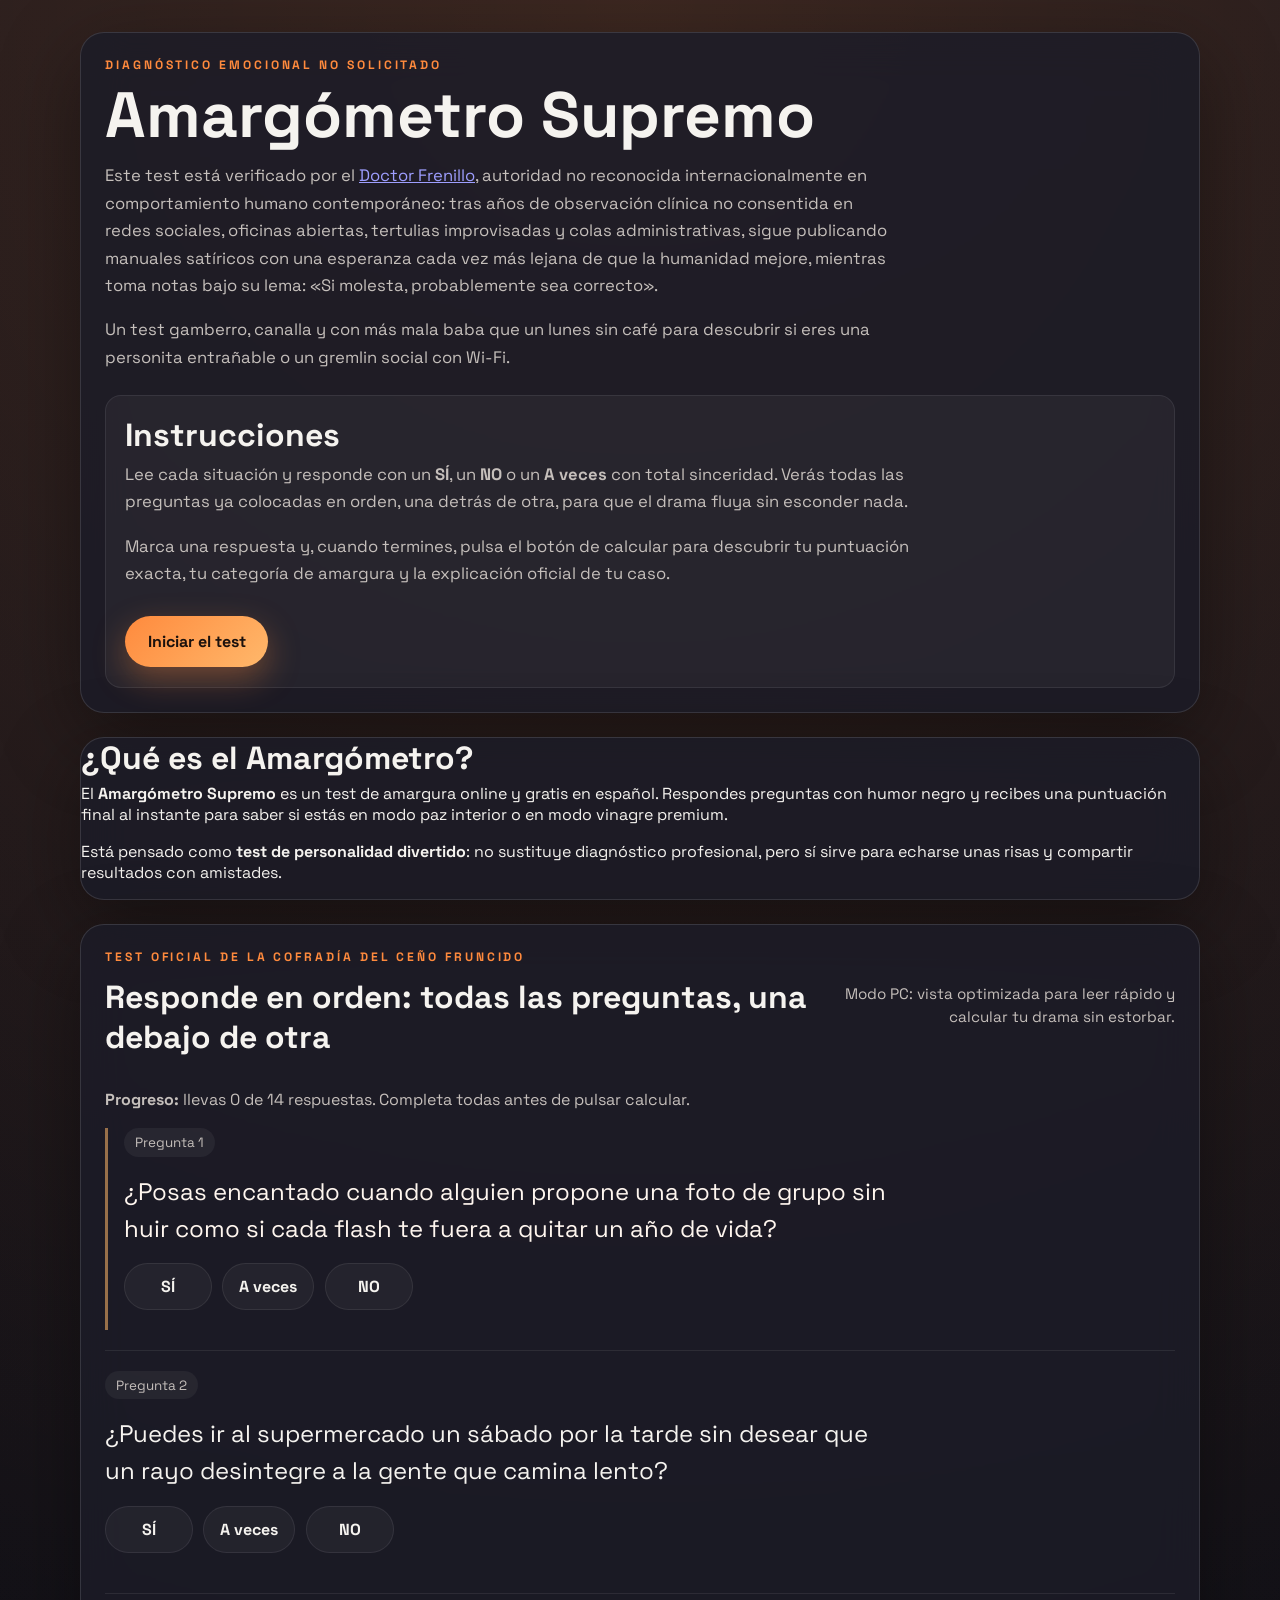
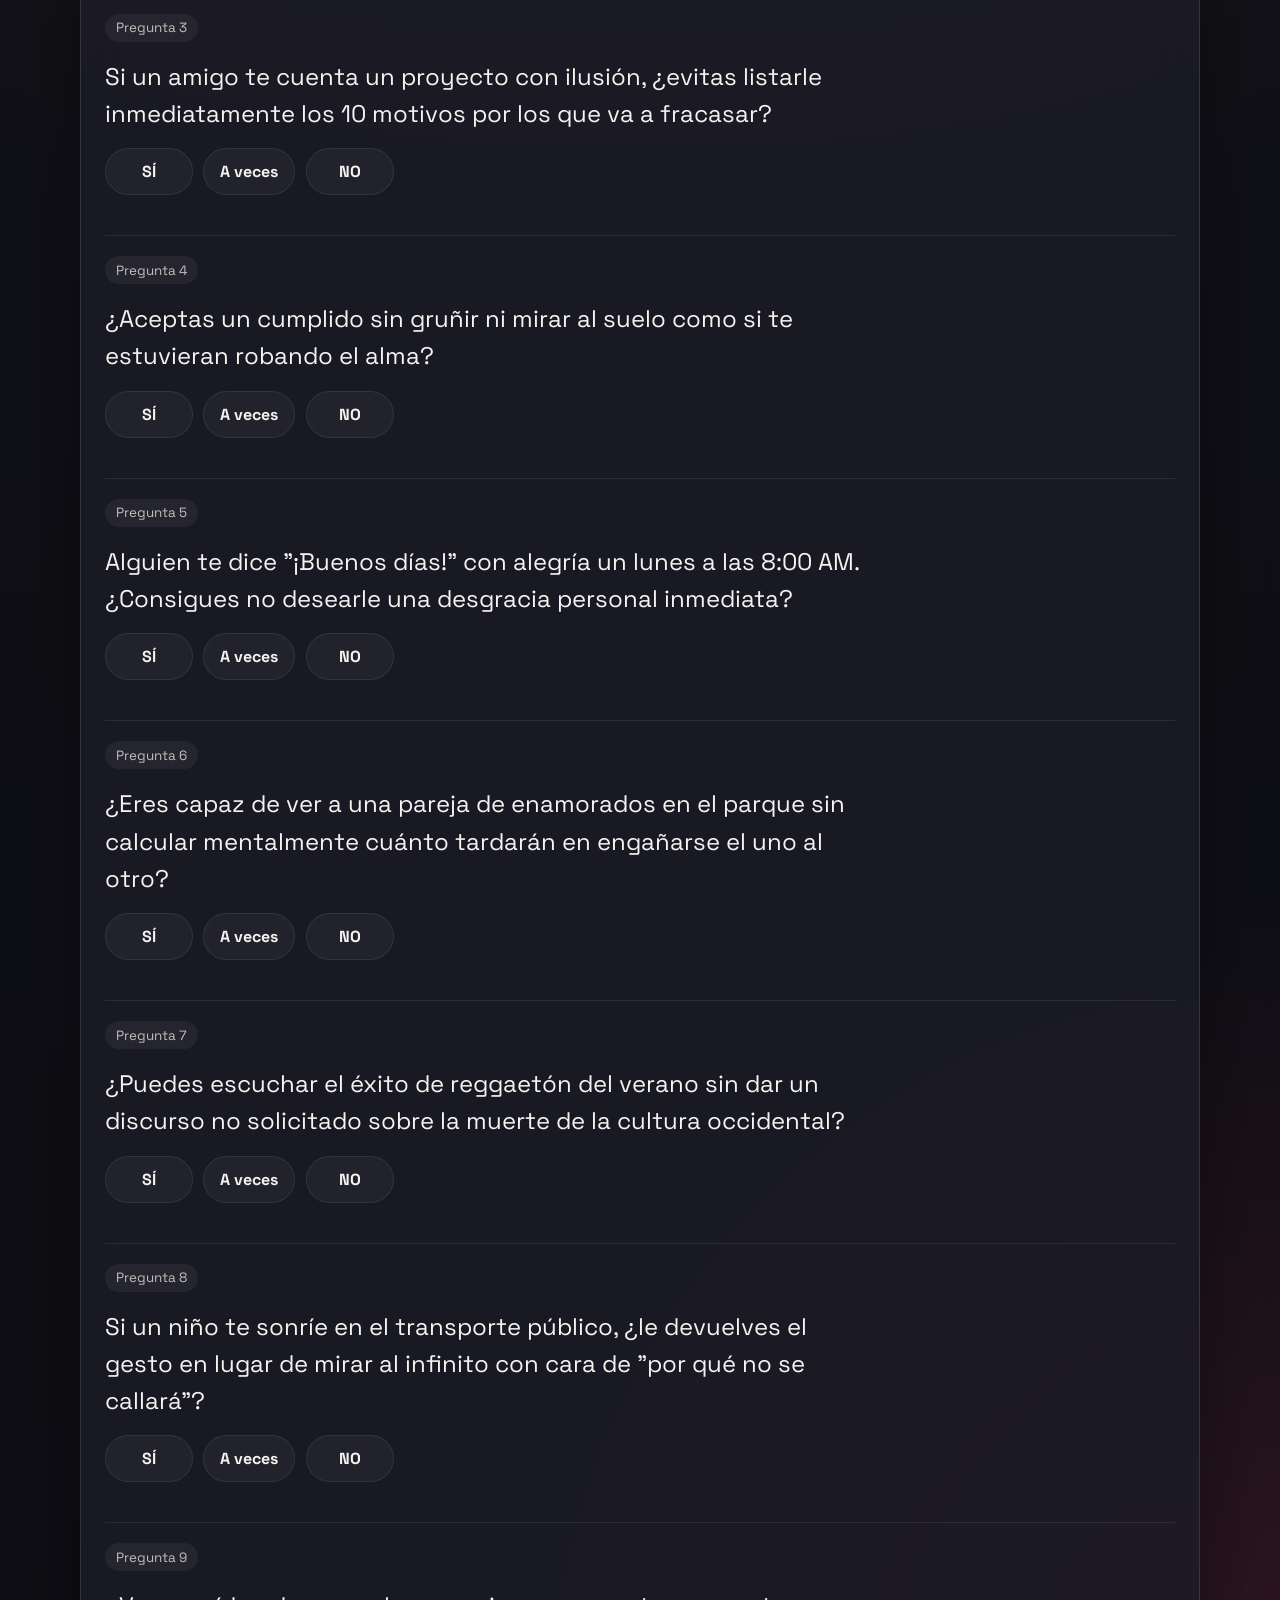
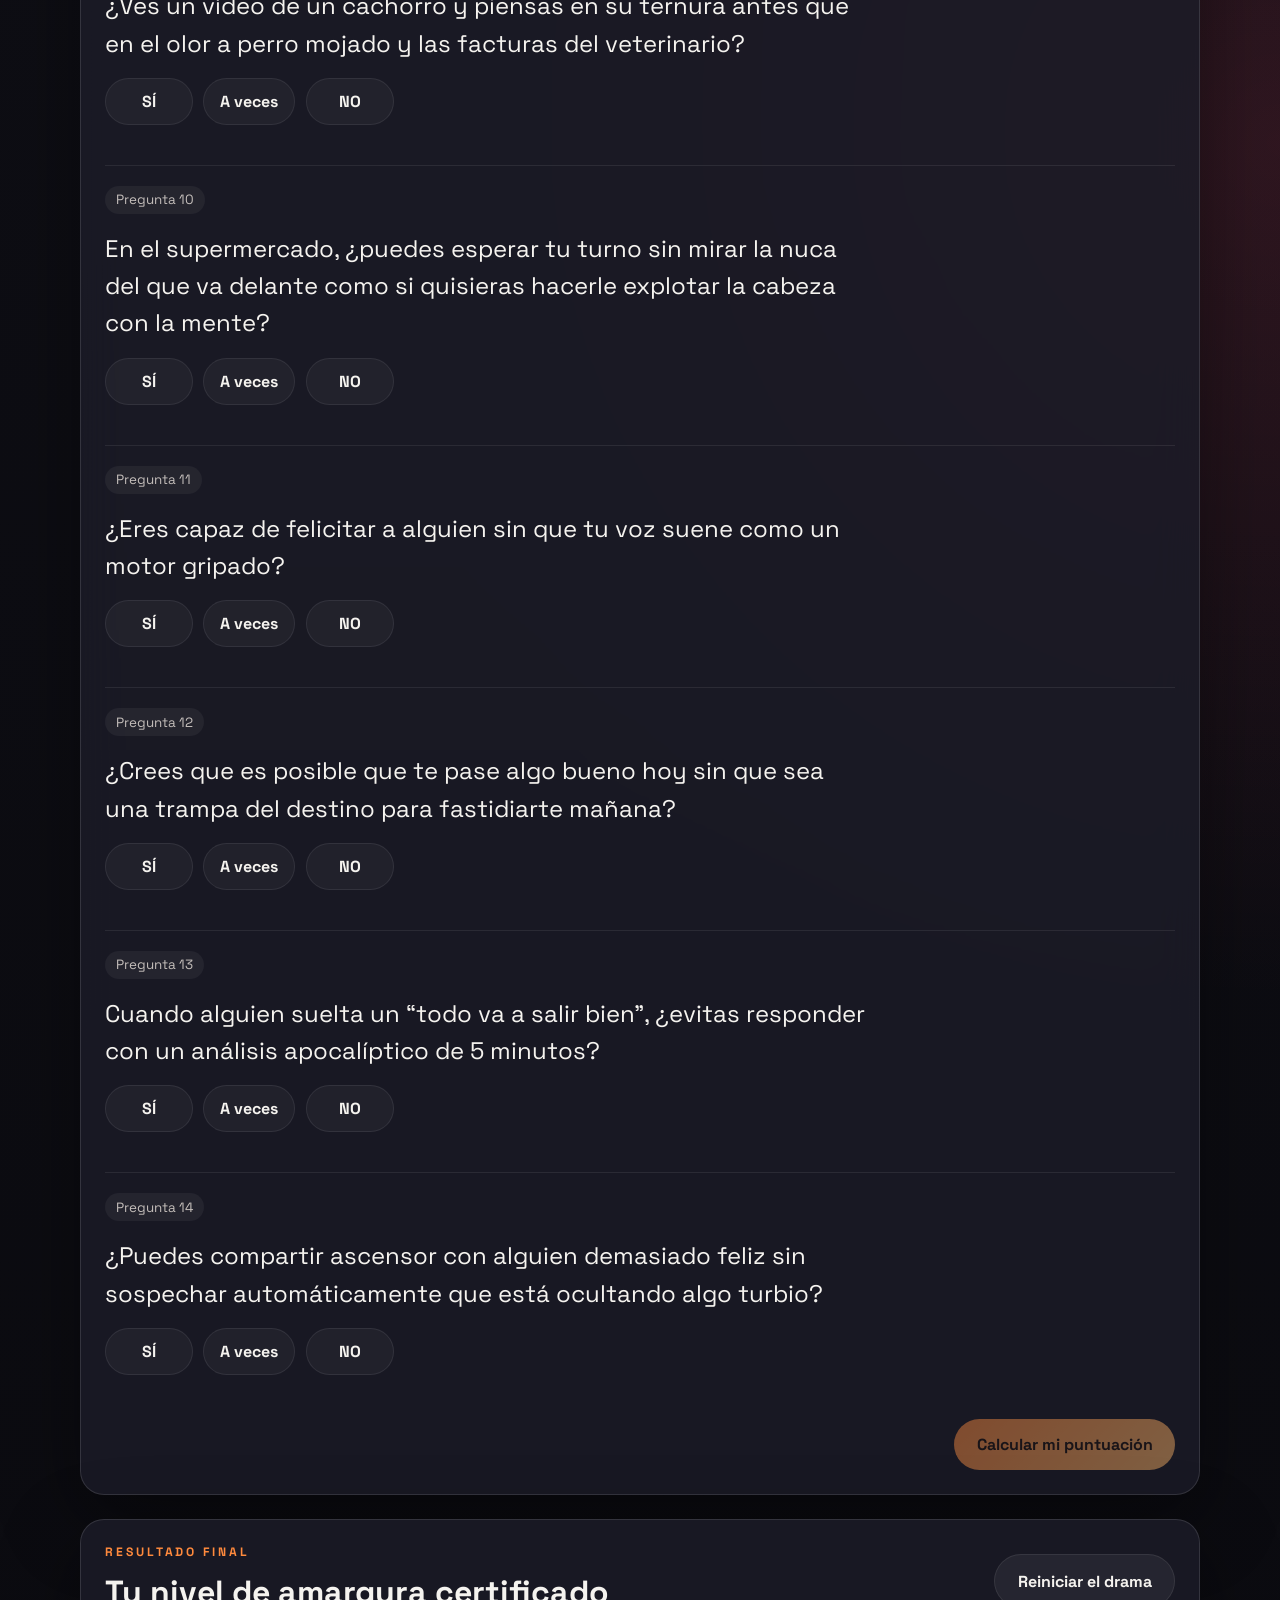
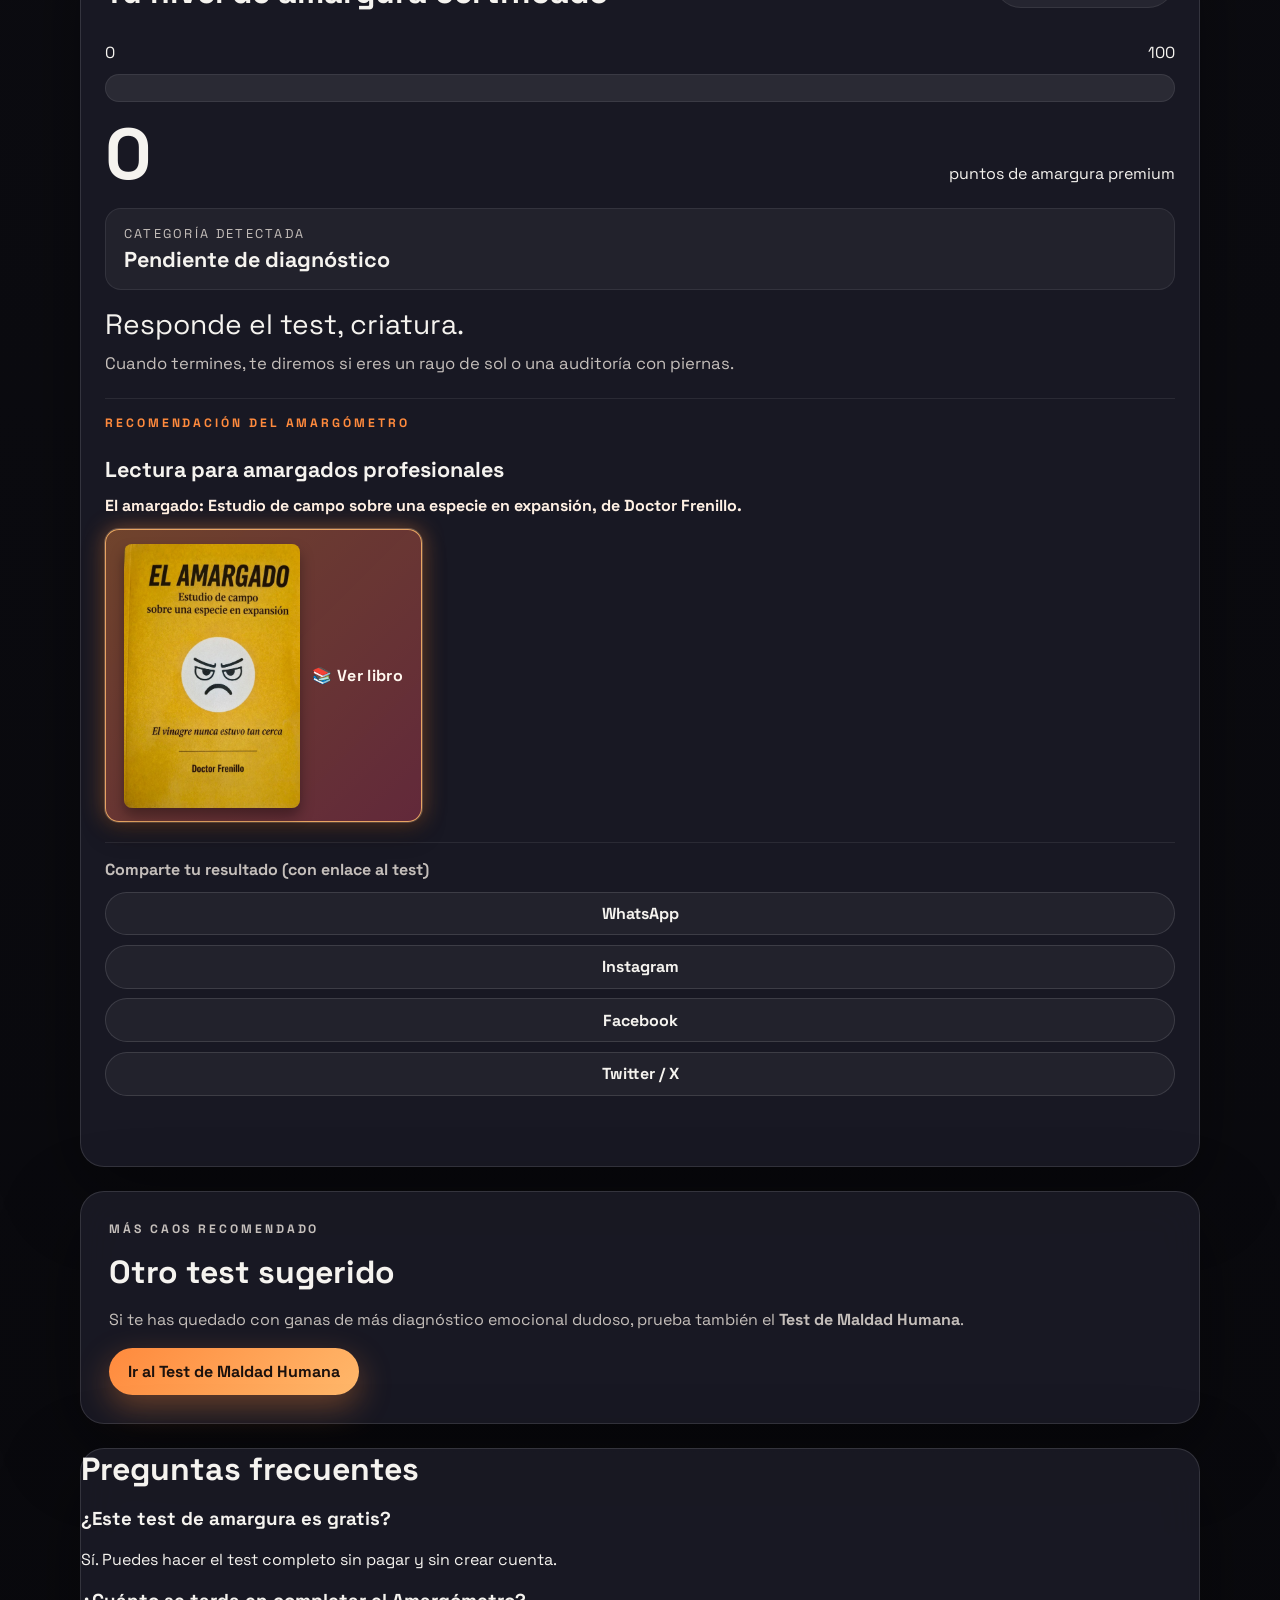
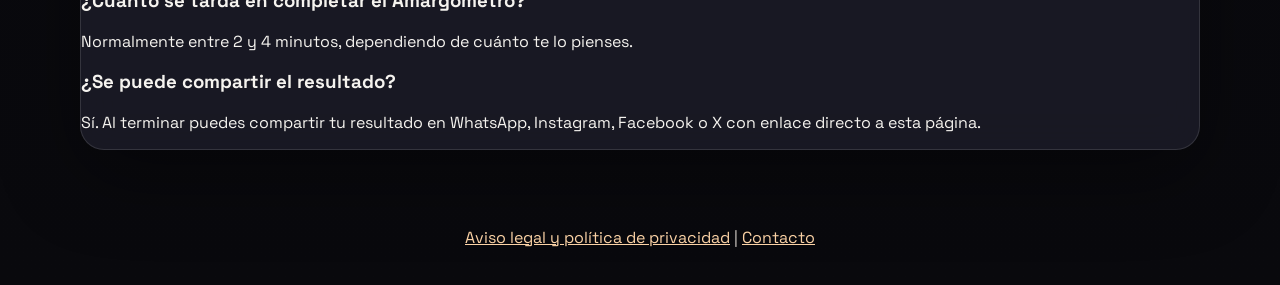
<file: index.html>
<!doctype html>
<html lang="es">
  <head>
    <meta charset="UTF-8" />
    <meta name="viewport" content="width=device-width, initial-scale=1.0" />
    <title>Amargómetro Supremo | Test gratis de amargura online</title>
    <meta
      name="description"
      content="Descubre tu nivel de amargura con el Amargómetro Supremo: test online gratis, rápido y en español con resultado al instante para compartir."
    />
    <meta
      name="keywords"
      content="amargómetro, test de amargura, test de personalidad divertido, test online gratis, test en español"
    />
    <meta name="robots" content="index, follow, max-image-preview:large" />
    <meta name="author" content="Amargómetro Supremo" />
    <meta name="theme-color" content="#15121f" />
    <link rel="canonical" href="https://elamargometro.com/" />
    <link rel="alternate" hreflang="es" href="https://elamargometro.com/" />

    <meta property="og:type" content="website" />
    <meta property="og:locale" content="es_ES" />
    <meta property="og:site_name" content="Amargómetro Supremo" />
    <meta property="og:title" content="Amargómetro Supremo | Test gratis de amargura online" />
    <meta
      property="og:description"
      content="Haz el test de amargura más canalla de Internet y obtén tu puntuación al instante."
    />
    <meta property="og:url" content="https://elamargometro.com/" />
    <meta property="og:image" content="https://elamargometro.com/images/amargado.jpeg" />
    <meta property="og:image:alt" content="Portada del Amargómetro Supremo" />

    <meta name="twitter:card" content="summary_large_image" />
    <meta name="twitter:title" content="Amargómetro Supremo | Test gratis de amargura online" />
    <meta
      name="twitter:description"
      content="Mide tu nivel de amargura en minutos y comparte el resultado con tus amistades."
    />
    <meta name="twitter:image" content="https://elamargometro.com/images/amargado.jpeg" />
    <meta name="twitter:image:alt" content="Portada del Amargómetro Supremo" />
    <link rel="preconnect" href="https://fonts.googleapis.com" />
    <link rel="preconnect" href="https://fonts.gstatic.com" crossorigin />
    <link
      href="https://fonts.googleapis.com/css2?family=Space+Grotesk:wght@400;500;700&display=swap"
      rel="stylesheet"
    />
    <!-- Actualiza el parámetro v en cada despliegue para forzar carga de la versión nueva -->
    <link rel="stylesheet" href="styles.css" />

    <script type="application/ld+json">
      {
        "@context": "https://schema.org",
        "@graph": [
          {
            "@type": "WebSite",
            "name": "Amargómetro Supremo",
            "url": "https://elamargometro.com/",
            "inLanguage": "es",
            "description": "Test online para medir el nivel de amargura con resultado inmediato.",
            "potentialAction": {
              "@type": "SearchAction",
              "target": "https://elamargometro.com/?q={search_term_string}",
              "query-input": "required name=search_term_string"
            }
          },
          {
            "@type": "Organization",
            "name": "Amargómetro Supremo",
            "url": "https://elamargometro.com/",
            "logo": "https://elamargometro.com/images/amargado.jpeg",
            "sameAs": [
              "https://elamargometro.com/"
            ]
          },
          {
            "@type": "WebPage",
            "name": "Amargómetro Supremo",
            "url": "https://elamargometro.com/",
            "isPartOf": {
              "@type": "WebSite",
              "url": "https://elamargometro.com/"
            },
            "primaryImageOfPage": {
              "@type": "ImageObject",
              "url": "https://elamargometro.com/images/amargado.jpeg"
            },
            "description": "Test gratis en español para conocer tu puntuación de amargura y compartirla."
          },
          {
            "@type": "FAQPage",
            "mainEntity": [
              {
                "@type": "Question",
                "name": "¿El Amargómetro es gratis?",
                "acceptedAnswer": {
                  "@type": "Answer",
                  "text": "Sí, el test de amargura es completamente gratis y se puede hacer online sin registro."
                }
              },
              {
                "@type": "Question",
                "name": "¿Cuánto tarda el test?",
                "acceptedAnswer": {
                  "@type": "Answer",
                  "text": "La mayoría de personas lo completan en 2 a 4 minutos y reciben su resultado al instante."
                }
              },
              {
                "@type": "Question",
                "name": "¿Puedo compartir mi resultado?",
                "acceptedAnswer": {
                  "@type": "Answer",
                  "text": "Sí, al finalizar podrás compartir tu puntuación en redes sociales junto con un enlace al test."
                }
              }
            ]
          }
        ]
      }
    </script>
  </head>
  <body>
    <div class="noise"></div>
    <main class="layout">
      <section class="hero card">
        <p class="eyebrow">Diagnóstico emocional no solicitado</p>
        <h1>Amargómetro Supremo</h1>
        <p class="lead">
          Este test está verificado por el
          <a href="https://www.amazon.es/stores/Doctor-Frenillo/author/B0GVRCPN54" target="_blank" rel="noopener noreferrer">Doctor Frenillo</a>,
          autoridad no reconocida internacionalmente en comportamiento humano contemporáneo: tras años de observación clínica no consentida en redes sociales, oficinas abiertas, tertulias improvisadas y colas administrativas, sigue publicando manuales satíricos con una esperanza cada vez más lejana de que la humanidad mejore, mientras toma notas bajo su lema: «Si molesta, probablemente sea correcto».
        </p>
        <p class="lead">
          Un test gamberro, canalla y con más mala baba que un lunes sin café para descubrir
          si eres una personita entrañable o un gremlin social con Wi‑Fi.
        </p>

        <div class="instructions">
          <h2>Instrucciones</h2>
          <p>
            Lee cada situación y responde con un <strong>SÍ</strong>, un <strong>NO</strong> o un
            <strong>A veces</strong> con total sinceridad. Verás todas las preguntas ya colocadas en orden, una detrás de otra, para que el drama fluya sin esconder nada.
          </p>
          <p>
            Marca una respuesta y, cuando termines, pulsa el botón de calcular para descubrir tu puntuación exacta, tu categoría de amargura y la explicación oficial de tu caso.
          </p>
          <button id="start-test" class="primary-btn" type="button">Iniciar el test</button>
        </div>
      </section>

      <section class="card" aria-label="Qué es el Amargómetro">
        <h2>¿Qué es el Amargómetro?</h2>
        <p>
          El <strong>Amargómetro Supremo</strong> es un test de amargura online y gratis en español.
          Respondes preguntas con humor negro y recibes una puntuación final al instante para saber
          si estás en modo paz interior o en modo vinagre premium.
        </p>
        <p>
          Está pensado como <strong>test de personalidad divertido</strong>: no sustituye diagnóstico
          profesional, pero sí sirve para echarse unas risas y compartir resultados con amistades.
        </p>
      </section>

      <section class="quiz card">
        <div class="quiz-header">
          <div>
            <p class="eyebrow">Test oficial de la cofradía del ceño fruncido</p>
            <h2>Responde en orden: todas las preguntas, una debajo de otra</h2>
          </div>
          <p id="device-hint" class="device-hint" aria-live="polite"></p>
        </div>

        <p id="quiz-status" class="quiz-status">
          Pulsa <strong>Iniciar el test</strong> para saltar a la primera pregunta. Las verás todas en orden justo debajo.
        </p>
        <p id="random-banner" class="random-banner" role="alert" hidden>
          ⚠️ <strong>Dictamen oficial:</strong> has respondido más rápido que un bot con prisa. Huele bastante a respuestas a boleo… y con orgullo.
        </p>
        <form id="amargometro-form" class="questions"></form>
        <div class="quiz-actions">
          <div id="fast-warning" class="fast-warning" role="alert" hidden>
            <p class="fast-warning-title">⚠️ Respondiste demasiado rápido</p>
            <p class="fast-warning-text">
              No vamos a calcular la puntuación esta vez. Si quieres conocer tu resultado real, repite el test con más calma.
            </p>
          </div>
          <button id="submit-test" class="primary-btn" type="button" disabled>
            Calcular mi puntuación amarga
          </button>
        </div>
      </section>


      <section class="result card" aria-live="polite">
        <div class="result-header">
          <div>
            <p class="eyebrow">Resultado final</p>
            <h2>Tu nivel de amargura certificado</h2>
          </div>
          <button id="reset-test" class="ghost-btn">Reiniciar el drama</button>
        </div>

        <div class="meter-wrap">
          <div class="meter-meta">
            <span>0</span>
            <span id="meter-max">0</span>
          </div>
          <div class="meter-track" role="img" aria-label="Barra del amargómetro">
            <div id="meter-bar" class="meter-bar"></div>
          </div>
        </div>

        <div class="scoreline">
          <strong id="score-value">0</strong>
          <span>puntos de amargura premium</span>
        </div>

        <div class="result-category">
          <span class="result-category-label">Categoría detectada</span>
          <strong id="result-category-name" class="result-category-name">Pendiente de diagnóstico</strong>
        </div>

        <p id="result-title" class="result-title">Responde el test, criatura.</p>
        <p id="result-description" class="result-description">
          Cuando termines, te diremos si eres un rayo de sol o una auditoría con piernas.
        </p>

        <section id="result-book" class="affiliate-section" aria-label="Libro recomendado" hidden>
          <p class="eyebrow">Recomendación del amargómetro</p>
          <h3>Lectura para amargados profesionales</h3>
          <p class="affiliate-copy">
            El amargado: Estudio de campo sobre una especie en expansión, de Doctor Frenillo.
          </p>
          <a
            href="https://www.amazon.es/El-amargado-Estudio-especie-expansi%C3%B3n-ebook/dp/B0CWGFH5RV?&linkCode=ll2&tag=vcastellar-21&linkId=8126cd18f1d9d6b8b5d60591b5cc28c6&ref_=as_li_ss_tl"
            target="_blank"
            rel="noopener noreferrer"
            class="affiliate-product-link affiliate-product-link--book"
            aria-label="Ver el libro recomendado"
          >
            <img
              src="images/amargado.jpeg"
              alt="Portada de El amargado, de Doctor Frenillo"
              class="affiliate-product-cover"
              loading="lazy"
              decoding="async"
            />
            <span>📚 Ver libro</span>
          </a>
        </section>

        <div class="share-wrap" aria-label="Compartir resultado">
          <p class="share-title">Comparte tu resultado (con enlace al test)</p>
          <div class="share-buttons" role="group" aria-label="Botones de compartir">
            <button class="share-btn" type="button" data-platform="whatsapp">WhatsApp</button>
            <button class="share-btn" type="button" data-platform="instagram">Instagram</button>
            <button class="share-btn" type="button" data-platform="facebook">Facebook</button>
            <button class="share-btn" type="button" data-platform="twitter">Twitter / X</button>
          </div>
          <p id="share-status" class="share-status" aria-live="polite"></p>
        </div>
      </section>

      <section class="extra-tests card" aria-label="Más tests recomendados">
        <p class="eyebrow">Más caos recomendado</p>
        <h2>Otro test sugerido</h2>
        <p>
          Si te has quedado con ganas de más diagnóstico emocional dudoso, prueba también
          el <strong>Test de Maldad Humana</strong>.
        </p>
        <a
          class="extra-test-link"
          href="https://testmalignidadhumana.com"
          target="_blank"
          rel="noopener noreferrer"
        >
          Ir al Test de Maldad Humana
        </a>
      </section>

      <section class="card" aria-label="Preguntas frecuentes">
        <h2>Preguntas frecuentes</h2>
        <h3>¿Este test de amargura es gratis?</h3>
        <p>Sí. Puedes hacer el test completo sin pagar y sin crear cuenta.</p>
        <h3>¿Cuánto se tarda en completar el Amargómetro?</h3>
        <p>Normalmente entre 2 y 4 minutos, dependiendo de cuánto te lo pienses.</p>
        <h3>¿Se puede compartir el resultado?</h3>
        <p>
          Sí. Al terminar puedes compartir tu resultado en WhatsApp, Instagram, Facebook o X con
          enlace directo a esta página.
        </p>
      </section>

    </main>
    <footer class="site-footer">
      <p>
        <a href="/legal.html">Aviso legal y política de privacidad</a> |
        <a href="mailto:vic.sebastia@outlook.es">Contacto</a>
      </p>
    </footer>

    <div id="fast-modal" class="modal-backdrop" role="dialog" aria-modal="true" aria-labelledby="fast-modal-title" hidden>
      <section class="modal-card">
        <h3 id="fast-modal-title">⚠️ Has respondido demasiado rápido</h3>
        <p>
          Hemos detectado respuestas en modo turbo. Para evitar resultados a boleo, esta vez
          <strong>no vamos a calcular tu puntuación</strong>.
        </p>
        <p>Repite el test con más calma y vuelve a pulsar <strong>Calcular puntuación</strong>.</p>
        <button id="fast-modal-close" class="primary-btn" type="button">Entendido</button>
      </section>
    </div>

    <template id="question-template">
      <article class="question-card">
        <div class="question-top">
          <span class="question-tag"></span>
        </div>
        <p class="question-text"></p>
        <div class="options">
          <label class="option-pill">
            <input type="radio" value="sí" />
            <span>SÍ</span>
          </label>
          <label class="option-pill">
            <input type="radio" value="a_veces" />
            <span>A veces</span>
          </label>
          <label class="option-pill">
            <input type="radio" value="no" />
            <span>NO</span>
          </label>
        </div>
      </article>
    </template>

    <script src="script.js"></script>
  </body>
</html>
</file>
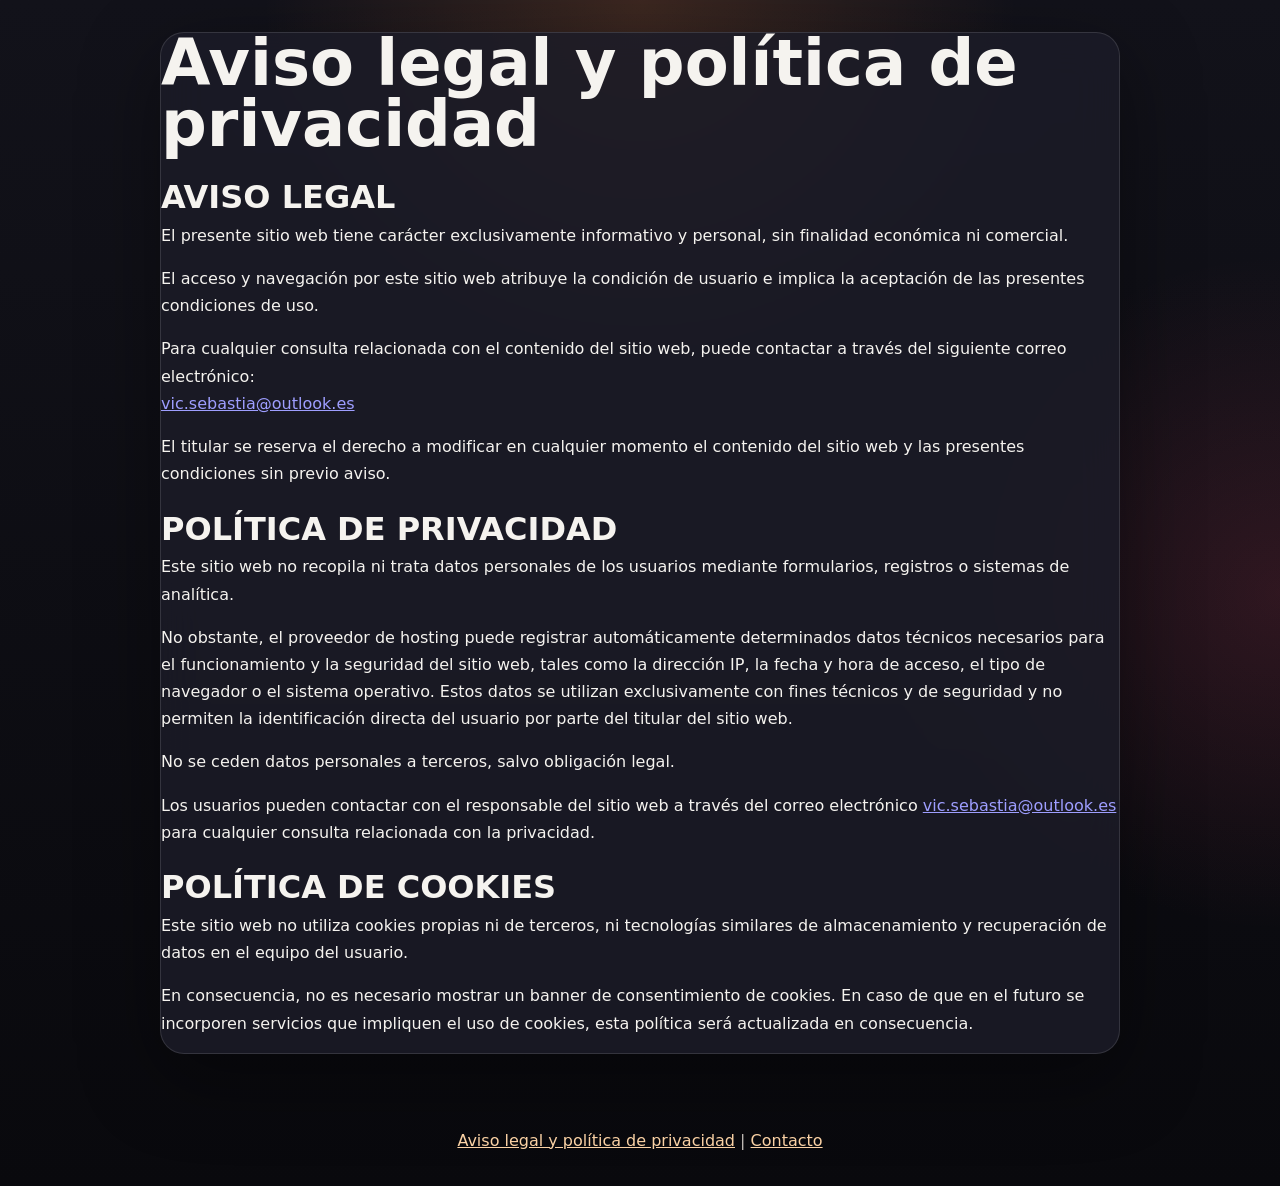
<file: legal.html>
<!doctype html>
<html lang="es">
  <head>
    <meta charset="UTF-8" />
    <meta name="viewport" content="width=device-width, initial-scale=1.0" />
    <title>Aviso legal y política de privacidad | Amargómetro Supremo</title>
    <meta
      name="description"
      content="Aviso legal, política de privacidad y política de cookies del sitio web Amargómetro Supremo."
    />
    <link rel="canonical" href="https://elamargometro.com/legal.html" />
    <link rel="stylesheet" href="styles.css" />
  </head>
  <body>
    <div class="noise"></div>
    <main class="layout legal-layout">
      <section class="card legal-card" aria-label="Aviso legal">
        <h1>Aviso legal y política de privacidad</h1>

        <h2>AVISO LEGAL</h2>
        <p>
          El presente sitio web tiene carácter exclusivamente informativo y personal, sin finalidad
          económica ni comercial.
        </p>
        <p>
          El acceso y navegación por este sitio web atribuye la condición de usuario e implica la
          aceptación de las presentes condiciones de uso.
        </p>
        <p>
          Para cualquier consulta relacionada con el contenido del sitio web, puede contactar a través
          del siguiente correo electrónico:<br />
          <a href="mailto:vic.sebastia@outlook.es">vic.sebastia@outlook.es</a>
        </p>
        <p>
          El titular se reserva el derecho a modificar en cualquier momento el contenido del sitio web y
          las presentes condiciones sin previo aviso.
        </p>

        <h2>POLÍTICA DE PRIVACIDAD</h2>
        <p>
          Este sitio web no recopila ni trata datos personales de los usuarios mediante formularios,
          registros o sistemas de analítica.
        </p>
        <p>
          No obstante, el proveedor de hosting puede registrar automáticamente determinados datos técnicos
          necesarios para el funcionamiento y la seguridad del sitio web, tales como la dirección IP, la
          fecha y hora de acceso, el tipo de navegador o el sistema operativo. Estos datos se utilizan
          exclusivamente con fines técnicos y de seguridad y no permiten la identificación directa del
          usuario por parte del titular del sitio web.
        </p>
        <p>No se ceden datos personales a terceros, salvo obligación legal.</p>
        <p>
          Los usuarios pueden contactar con el responsable del sitio web a través del correo electrónico
          <a href="mailto:vic.sebastia@outlook.es">vic.sebastia@outlook.es</a> para cualquier consulta
          relacionada con la privacidad.
        </p>

        <h2>POLÍTICA DE COOKIES</h2>
        <p>
          Este sitio web no utiliza cookies propias ni de terceros, ni tecnologías similares de
          almacenamiento y recuperación de datos en el equipo del usuario.
        </p>
        <p>
          En consecuencia, no es necesario mostrar un banner de consentimiento de cookies. En caso de que
          en el futuro se incorporen servicios que impliquen el uso de cookies, esta política será
          actualizada en consecuencia.
        </p>
      </section>
    </main>

    <footer class="site-footer">
      <p>
        <a href="/legal.html">Aviso legal y política de privacidad</a> |
        <a href="mailto:vic.sebastia@outlook.es">Contacto</a>
      </p>
    </footer>
  </body>
</html>
</file>
<file: styles.css>
:root {
  color-scheme: dark;
  --bg: #0f0f14;
  --bg-alt: #171722;
  --card: rgba(28, 28, 40, 0.84);
  --border: rgba(255, 255, 255, 0.12);
  --text: #f5f3ef;
  --muted: #c5bfbb;
  --accent: #ff8a3d;
  --accent-2: #ff4d6d;
  --good: #4ade80;
  --shadow: 0 24px 80px rgba(0, 0, 0, 0.38);
  --radius: 24px;
  --radius-sm: 16px;
  font-family: 'Space Grotesk', system-ui, sans-serif;
}

* {
  box-sizing: border-box;
}

html {
  scroll-behavior: smooth;
}

body {
  margin: 0;
  min-height: 100vh;
  background:
    radial-gradient(circle at top, rgba(255, 138, 61, 0.18), transparent 28%),
    radial-gradient(circle at right, rgba(255, 77, 109, 0.14), transparent 24%),
    linear-gradient(180deg, #12121a 0%, #09090d 100%);
  color: var(--text);
}

.noise {
  position: fixed;
  inset: 0;
  pointer-events: none;
  opacity: 0.12;
  background-image:
    linear-gradient(rgba(255, 255, 255, 0.04) 1px, transparent 1px),
    linear-gradient(90deg, rgba(255, 255, 255, 0.04) 1px, transparent 1px);
  background-size: 28px 28px;
}

.layout {
  position: relative;
  z-index: 1;
  width: min(1120px, calc(100% - 2rem));
  margin: 0 auto;
  padding: 2rem 0 4rem;
  display: grid;
  gap: 1.5rem;
}

.card {
  background: var(--card);
  border: 1px solid var(--border);
  border-radius: var(--radius);
  box-shadow: var(--shadow);
  backdrop-filter: blur(22px);
}

.hero,
.quiz,
.result {
  padding: 1.5rem;
}

.legal-note {
  padding: 1.5rem;
}

.extra-tests {
  padding: 1.75rem;
}

.extra-tests h2 {
  margin-bottom: 0.9rem;
}

.legal-note h2 {
  margin-bottom: 0.9rem;
}

.legal-note p {
  margin: 0 0 0.8rem;
  color: var(--muted);
  line-height: 1.6;
}

.legal-note p:last-child {
  margin-bottom: 0;
}

.extra-tests p {
  margin: 0 0 0.8rem;
  color: var(--muted);
  line-height: 1.6;
}

.extra-tests p:last-of-type {
  margin-bottom: 1rem;
}

.extra-test-link {
  display: inline-flex;
  align-items: center;
  justify-content: center;
  border-radius: 999px;
  padding: 0.8rem 1.2rem;
  font-weight: 700;
  color: #1b110d;
  text-decoration: none;
  background: linear-gradient(135deg, var(--accent), #ffb86b);
  box-shadow: 0 12px 32px rgba(255, 138, 61, 0.35);
  transition: transform 160ms ease, box-shadow 160ms ease;
}

.extra-test-link:hover {
  transform: translateY(-2px);
  box-shadow: 0 14px 36px rgba(255, 138, 61, 0.42);
}

.eyebrow {
  margin: 0 0 0.75rem;
  text-transform: uppercase;
  letter-spacing: 0.24em;
  color: var(--accent);
  font-size: 0.76rem;
  font-weight: 700;
}

h1,
h2,
p {
  margin-top: 0;
}

h1 {
  font-size: clamp(2.6rem, 5vw, 4.75rem);
  line-height: 0.96;
  margin-bottom: 1rem;
}

h2 {
  font-size: clamp(1.5rem, 3vw, 2rem);
  margin-bottom: 0.35rem;
}

.lead,
.instructions p,
.result-description {
  max-width: 72ch;
  color: var(--muted);
  font-size: 1.04rem;
  line-height: 1.65;
}

.instructions {
  margin-top: 1.5rem;
  padding: 1.2rem;
  border-radius: var(--radius-sm);
  background: rgba(255, 255, 255, 0.04);
  border: 1px solid rgba(255, 255, 255, 0.08);
}

.quiz-header,
.result-header {
  display: flex;
  align-items: center;
  justify-content: space-between;
  gap: 1rem;
  margin-bottom: 1.5rem;
}

.device-hint {
  margin: 0;
  max-width: 22rem;
  color: var(--muted);
  font-size: 0.95rem;
  line-height: 1.5;
  text-align: right;
}

.primary-btn,
.ghost-btn {
  border: none;
  border-radius: 999px;
  padding: 0.95rem 1.4rem;
  font: inherit;
  font-weight: 700;
  cursor: pointer;
  transition: transform 160ms ease, box-shadow 160ms ease, background 160ms ease, opacity 160ms ease;
}

.primary-btn {
  color: #1b110d;
  background: linear-gradient(135deg, var(--accent), #ffb86b);
  box-shadow: 0 12px 32px rgba(255, 138, 61, 0.35);
}

.primary-btn:disabled {
  opacity: 0.45;
  cursor: not-allowed;
  box-shadow: none;
}

.ghost-btn {
  color: var(--text);
  background: rgba(255, 255, 255, 0.06);
  border: 1px solid rgba(255, 255, 255, 0.08);
}

.primary-btn:hover:not(:disabled),
.ghost-btn:hover,
.option-pill:hover {
  transform: translateY(-2px);
}

.questions {
  display: grid;
  gap: 1.25rem;
}

.quiz-actions {
  position: relative;
  margin-top: 1.5rem;
  display: flex;
  justify-content: flex-end;
}

.fast-warning {
  position: absolute;
  right: 0;
  bottom: calc(100% + 0.75rem);
  width: min(100%, 420px);
  padding: 0.9rem 1rem;
  border-radius: 12px;
  border: 1px solid rgba(255, 77, 109, 0.55);
  background: linear-gradient(135deg, rgba(255, 77, 109, 0.24), rgba(255, 138, 61, 0.17));
  color: #ffe3d4;
  box-shadow: 0 10px 25px rgba(255, 77, 109, 0.25);
}

.fast-warning-title {
  margin: 0;
  font-weight: 700;
}

.fast-warning-text {
  margin: 0.45rem 0 0;
  color: #fff2ea;
  line-height: 1.5;
}

.modal-backdrop {
  position: fixed;
  inset: 0;
  z-index: 50;
  display: grid;
  place-items: center;
  padding: 1rem;
  background: rgba(9, 9, 13, 0.7);
  backdrop-filter: blur(4px);
}

.modal-backdrop[hidden] {
  display: none;
}

.modal-card {
  width: min(560px, 100%);
  padding: 1.25rem;
  border-radius: 16px;
  border: 1px solid rgba(255, 77, 109, 0.55);
  background: linear-gradient(135deg, rgba(255, 77, 109, 0.24), rgba(255, 138, 61, 0.2));
  box-shadow: 0 16px 45px rgba(0, 0, 0, 0.45);
}

.modal-card h3 {
  margin: 0 0 0.6rem;
  font-size: clamp(1.2rem, 2.5vw, 1.45rem);
}

.modal-card p {
  margin: 0 0 0.75rem;
  line-height: 1.6;
}

.modal-card .primary-btn {
  margin-top: 0.6rem;
}

.quiz-status {
  margin: 0 0 1rem;
  color: var(--muted);
  line-height: 1.6;
}

.random-banner {
  margin: 0 0 1rem;
  padding: 0.9rem 1rem;
  border-radius: 12px;
  border: 1px solid rgba(255, 77, 109, 0.55);
  background: linear-gradient(135deg, rgba(255, 77, 109, 0.22), rgba(255, 138, 61, 0.15));
  color: #ffe3d4;
  font-weight: 700;
  line-height: 1.45;
  box-shadow: 0 10px 25px rgba(255, 77, 109, 0.2);
}

.affiliate-section {
  margin-top: 1.25rem;
  padding-top: 1rem;
  border-top: 1px solid rgba(255, 255, 255, 0.08);
  display: grid;
  gap: 0.8rem;
}

.affiliate-section h3 {
  margin: 0;
  font-size: 1.35rem;
}

.affiliate-copy {
  margin: 0;
  color: #fff1e4;
  font-weight: 700;
}

.affiliate-product-link {
  display: inline-flex;
  align-items: center;
  gap: 0.75rem;
  width: fit-content;
  padding: 0.6rem;
  border-radius: 14px;
  border: 1px solid rgba(255, 184, 107, 0.42);
  background: linear-gradient(135deg, rgba(255, 138, 61, 0.2), rgba(255, 77, 109, 0.15));
  box-shadow: 0 12px 24px rgba(0, 0, 0, 0.25);
  transition: transform 160ms ease, filter 160ms ease;
  color: #ffe9d3;
  font-weight: 700;
  text-decoration: none;
}

.affiliate-product-link:hover {
  transform: translateY(-2px);
  filter: brightness(1.08);
}

.affiliate-product-cover {
  width: 176px;
  height: 264px;
  border-radius: 8px;
  object-fit: cover;
  box-shadow: 0 8px 14px rgba(0, 0, 0, 0.35);
}

.affiliate-product-link--book {
  padding: 0.85rem 1.15rem;
  border: 1px solid rgba(255, 184, 107, 0.85);
  background: linear-gradient(135deg, rgba(255, 138, 61, 0.38), rgba(255, 77, 109, 0.32));
  box-shadow:
    0 12px 24px rgba(0, 0, 0, 0.28),
    0 0 0 1px rgba(255, 218, 184, 0.25),
    0 0 22px rgba(255, 138, 61, 0.45);
  color: #fff7ef;
  font-size: 1rem;
  letter-spacing: 0.02em;
}

.instructions .primary-btn {
  margin-top: 0.75rem;
}

.question-card {
  padding: 1.25rem 0;
  border-top: 1px solid rgba(255, 255, 255, 0.08);
  display: grid;
  gap: 1rem;
  scroll-margin-top: 1.5rem;
}

.question-card:first-child {
  border-top: none;
  padding-top: 0;
}

.question-card.is-current .question-text {
  color: #fff6ef;
}

.question-card.is-current {
  border-left: 3px solid rgba(255, 184, 107, 0.55);
  padding-left: 1rem;
}

.question-card.is-answered {
  opacity: 0.78;
}

.question-top {
  display: flex;
  justify-content: space-between;
  align-items: center;
  gap: 0.75rem;
  color: var(--muted);
  font-size: 0.84rem;
}

.question-tag {
  display: inline-flex;
  align-items: center;
  border-radius: 999px;
  padding: 0.35rem 0.7rem;
  background: rgba(255, 255, 255, 0.05);
}

.question-text {
  margin: 0;
  font-size: clamp(1.15rem, 2.2vw, 1.5rem);
  line-height: 1.55;
  max-width: 48rem;
}

.options {
  display: flex;
  flex-wrap: wrap;
  gap: 0.65rem;
}

.option-pill {
  position: relative;
  display: inline-flex;
  align-items: center;
  justify-content: center;
  min-width: 88px;
  padding: 0.75rem 1rem;
  border-radius: 999px;
  background: rgba(255, 255, 255, 0.04);
  border: 1px solid rgba(255, 255, 255, 0.08);
  cursor: pointer;
  font-weight: 700;
}

.option-pill input {
  position: absolute;
  opacity: 0;
  inset: 0;
  cursor: pointer;
}

.option-pill:has(input:checked) {
  background: linear-gradient(135deg, rgba(255, 138, 61, 0.2), rgba(255, 77, 109, 0.22));
  border-color: rgba(255, 184, 107, 0.5);
  box-shadow: inset 0 0 0 1px rgba(255, 184, 107, 0.25);
}

.meter-wrap {
  margin-top: 1rem;
}

.meter-meta,
.scoreline {
  display: flex;
  justify-content: space-between;
  align-items: baseline;
}

.meter-track {
  position: relative;
  margin-top: 0.7rem;
  height: 28px;
  border-radius: 999px;
  overflow: hidden;
  background: rgba(255, 255, 255, 0.08);
  border: 1px solid rgba(255, 255, 255, 0.08);
}

.meter-bar {
  width: 0%;
  height: 100%;
  border-radius: inherit;
  background: linear-gradient(90deg, var(--good), #facc15 45%, var(--accent), var(--accent-2));
  box-shadow: 0 0 30px rgba(255, 77, 109, 0.28);
  transition: width 1.4s cubic-bezier(0.19, 1, 0.22, 1);
}

.scoreline {
  margin-top: 1rem;
  gap: 0.75rem;
}

#score-value {
  font-size: clamp(2.5rem, 8vw, 4.5rem);
  line-height: 1;
}

.result-category {
  margin-top: 1.15rem;
  padding: 1rem 1.1rem;
  display: grid;
  gap: 0.25rem;
  border-radius: var(--radius-sm);
  background: rgba(255, 255, 255, 0.045);
  border: 1px solid rgba(255, 255, 255, 0.08);
}

.result-category-label {
  color: var(--muted);
  font-size: 0.8rem;
  text-transform: uppercase;
  letter-spacing: 0.18em;
}

.result-category-name {
  font-size: clamp(1.05rem, 2vw, 1.35rem);
}

.result-title {
  margin-top: 1rem;
  margin-bottom: 0.5rem;
  font-size: clamp(1.35rem, 2.2vw, 2rem);
}

.result-description {
  margin-bottom: 0;
}

.share-wrap {
  margin-top: 1.25rem;
  padding-top: 1rem;
  border-top: 1px solid rgba(255, 255, 255, 0.08);
}

.share-title {
  margin-bottom: 0.7rem;
  color: var(--muted);
  font-weight: 700;
}

.share-buttons {
  display: grid;
  grid-template-columns: 1fr;
  gap: 0.6rem;
}

.share-btn {
  border: 1px solid rgba(255, 255, 255, 0.12);
  border-radius: 999px;
  background: rgba(255, 255, 255, 0.045);
  color: var(--text);
  font: inherit;
  font-weight: 700;
  padding: 0.65rem 0.9rem;
  cursor: pointer;
  transition: transform 160ms ease, background 160ms ease;
}

.share-btn:hover {
  transform: translateY(-1px);
  background: rgba(255, 255, 255, 0.08);
}

.share-status {
  margin-top: 0.7rem;
  min-height: 1.3rem;
  color: var(--muted);
  font-size: 0.9rem;
}

.legal-layout {
  width: min(100% - 2rem, 960px);
}

.legal-card h1 {
  margin-top: 0;
}

.legal-card h2 {
  margin-top: 1.4rem;
}

.legal-card p {
  line-height: 1.7;
}

.site-footer {
  width: min(100% - 2rem, 1120px);
  margin: 0 auto 1.5rem;
  padding: 0.8rem 1rem;
  text-align: center;
  color: var(--muted);
}

.site-footer p {
  margin: 0;
}

.site-footer a {
  color: #ffd6a8;
}

.site-footer a:hover {
  color: #ffe3c2;
}

:root[data-device='desktop'] .layout {
  grid-template-columns: 1fr;
  align-items: start;
}

:root[data-device='desktop'] .hero,
:root[data-device='desktop'] .quiz,
:root[data-device='desktop'] .result {
  grid-column: 1;
}

:root[data-device='desktop'] .result {
  position: static;
}

:root[data-device='mobile'] html {
  scroll-behavior: auto;
}

:root[data-device='mobile'] .layout {
  width: min(100% - 1rem, 1120px);
  padding-top: 1rem;
}

:root[data-device='mobile'] .hero,
:root[data-device='mobile'] .quiz,
:root[data-device='mobile'] .result,
:root[data-device='mobile'] .legal-note,
:root[data-device='mobile'] .legal-card {
  padding: 1.15rem;
}

:root[data-device='mobile'] .option-pill,
:root[data-device='mobile'] .primary-btn,
:root[data-device='mobile'] .ghost-btn {
  min-height: 52px;
}

:root[data-device='mobile'] .meter-bar {
  transition-duration: 0.9s;
}

@media (max-width: 700px) {
  .quiz-header,
  .result-header,
  .question-top {
    align-items: stretch;
    flex-direction: column;
  }

  .device-hint {
    max-width: none;
    text-align: left;
  }

  .primary-btn,
  .ghost-btn {
    width: 100%;
  }

  .options {
    flex-direction: column;
  }

  .fast-warning {
    left: 0;
    right: 0;
    width: 100%;
  }

  .share-buttons {
    grid-template-columns: 1fr;
  }

  .option-pill {
    width: 100%;
  }

  .affiliate-product-link--book {
    width: 100%;
    justify-content: center;
  }

  .affiliate-product-cover {
    width: 120px;
    height: 180px;
  }

}
</file>
